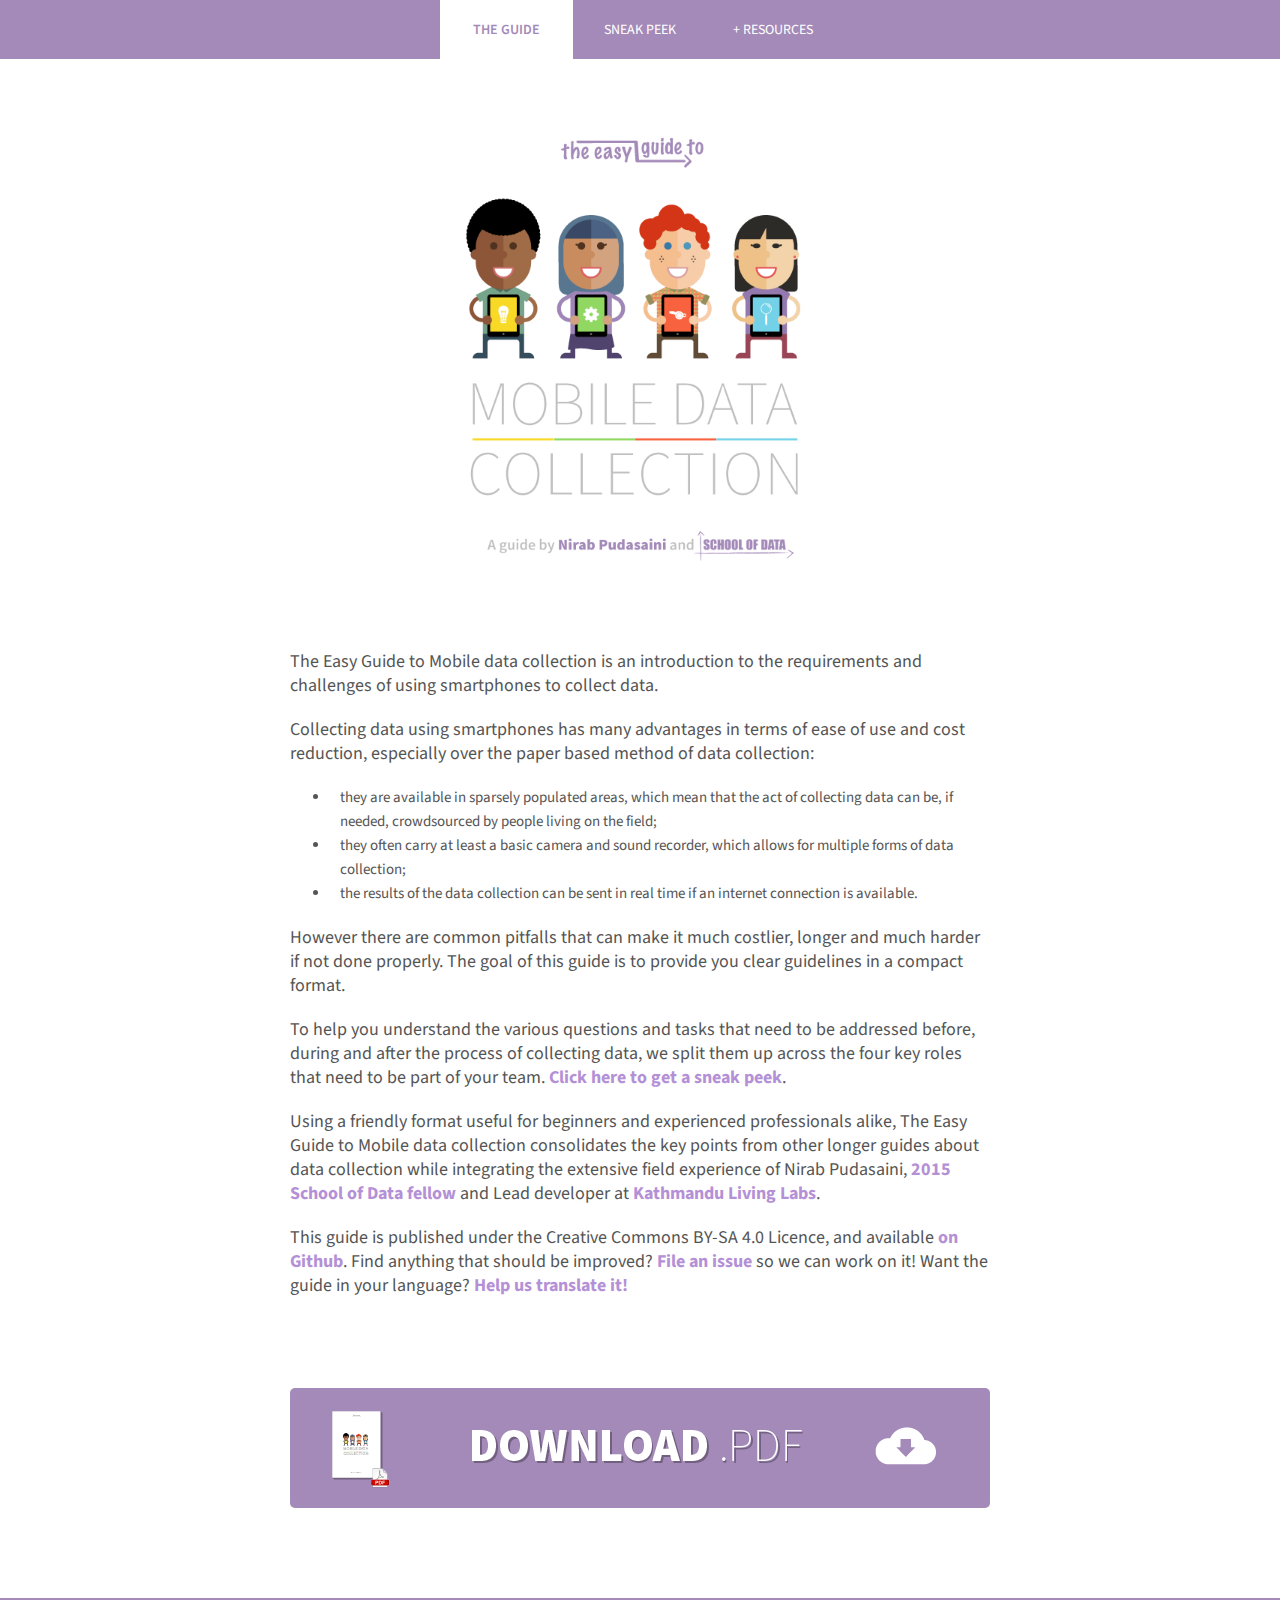
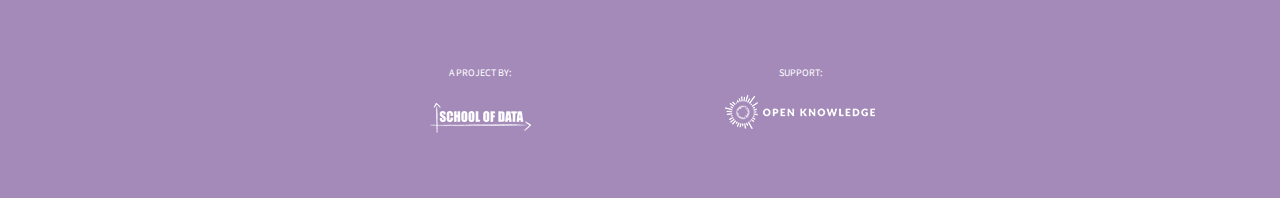
<file: web/index.html>
<!DOCTYPE html>
<html lang="en">

<head>

  <meta charset="UTF-8">
	<meta http-equiv="Content-Type" content="text/html; charset=utf-8" />

	<title>MOBILE DATA COLLECTION</title>

	<meta name="title" content="MOBILE DATA COLLECTION" />
	<meta name="robots" content="index, follow">
	<meta name="description" content="The Easy Guide to Mobile data collection is an introduction to the requirements and challenges of using smartphones to collect data." />
	<meta name="Author" lang="pt" content="School Of Data + Nirab Pudasaini" />
	<meta name="Date-Creation-yyyymmdd" content="2015-12-23" lang="en" />
	<meta name="Keywords" lang="en" content="data, data collection, mobile data collection, school of data, guide, explainer, learning, kathmandu living labs, fellowship" />
	<meta name="revisit-after" content="7 Days" />
	<meta name="copyright" content="School Of Data" />
	<meta name="viewport" content="width=device-width, initial-scale=1, minimum-scale=1, maximum-scale=1, user-scalable=no">

	<meta property="og:title" content="MOBILE DATA COLLECTION">
	<meta property="og:image" content="img/staff.png">
	<meta property="og:description" content="The Easy Guide to Mobile data collection is an introduction to the requirements and challenges of using smartphones to collect data.">
	<meta property="og:url" content="#######################" />
	<meta property="og:image:type" content="image/jpg">
	<meta property="og:image:width" content="644">
	<meta property="og:image:height" content="600">

	<link rel="shortcut icon" href="img/favicon.png" type="ico" />
	<link rel="image_src" href="img/staff.png" />

	<script type="text/javascript" src="js/jquery-2.0.2.min.js"></script>
	<script type="text/javascript" src="js/jquery-ui.js"></script>
	<script type="text/javascript" src="js/jquery.easing.1.3.js"></script>
	<script type="text/javascript" src="js/jquery.scrollTo-min.js"></script>

    <script>var page='guide'</script>
	<script type="text/javascript" src="js/guide.js"></script>

	<link rel="stylesheet" type="text/css" href="css/reset.css">
	<link rel="stylesheet" type="text/css" href="css/guide.css">

</head>

<body>

    <div id="nav">
        <ul id="menu">
            <li class="menu_bt selected" id="menu1">THE GUIDE</li>
            <li class="menu_bt" id="menu2">SNEAK PEEK</li>
            <li class="menu_bt" id="menu3">+ RESOURCES</li>
        </ul>
    </div>

    <header id="header"></header>

    <div id="about">
        <div id="about_tx" >

            <p>The Easy Guide to Mobile data collection is an introduction to the requirements and challenges of using smartphones to collect data.</p>
            <p>Collecting data using smartphones has many advantages in terms of ease of use and cost reduction, especially over the paper based method of data collection:</p>
            <ul class="tx_list">
                <li>they are available in sparsely populated areas, which mean that the act of collecting data can be, if needed, crowdsourced by people living on the field;</li>
                <li>they often carry at least a basic camera and sound recorder, which allows for multiple forms of data collection;</li>
                <li>the results of the data collection can be sent in real time if an internet connection is available.</li>
            </ul>
            <p>However there are common pitfalls that can make it much costlier, longer and much harder if not done properly. The goal of this guide is to provide you clear guidelines in a compact format.</p>
            <p>To help you understand the various questions and tasks that need to be addressed before, during and after the process of collecting data, we split them up across the four key roles that need to be part of your team. <a href="sneakpeek.html" target="_self">Click here to get a sneak peek</a>.</p>
            <p>Using a friendly format useful for beginners and experienced professionals alike, The Easy Guide to Mobile data collection consolidates the key points from other longer guides about data collection while integrating the extensive field experience of Nirab Pudasaini, <a href="http://schoolofdata.org/fellowship-programme/class-of-2015/" target="_blank">2015 School of Data fellow</a> and Lead developer at <a href="http://www.kathmandulivinglabs.org/">Kathmandu Living Labs</a>.</p>
            <p>This guide is published under the Creative Commons BY-SA 4.0 Licence, and available <a href="https://github.com/school-of-data/mobile-data-collection/" target="_blank">on Github</a>. Find anything that should be improved? <a href="https://github.com/school-of-data/mobile-data-collection/issues" target="_blank">File an issue</a> so we can work on it! Want the guide in your language? <a href="https://www.transifex.com/school-of-data/easy-guide-to-mobile-data-collection/" target="_blank">Help us translate it!</a></p>

        </div>
    </div>

    <div id="download" >
        <div id="download_bt"></div>
    </div>

    <footer>
          <div id="project">
            A PROJECT BY:
            <div><a id="sd_logo_footer" href="http://schoolofdata.org/" title="An School of Data Project" target="_blank">
                <img src="img/sd_logo.png" alt="School of Data logo"></a></div>
          </div>

          <div id="support">
            SUPPORT:
            <div>
              <a id="okn_logo" href="http://okfn.org/" title="Open Knowledge" target="_blank">
                <img  src="img/okfn_logo.png" alt="Open Da logo"></a>
            </div>
          </div>

    </footer>

</body>

</html>
</file>
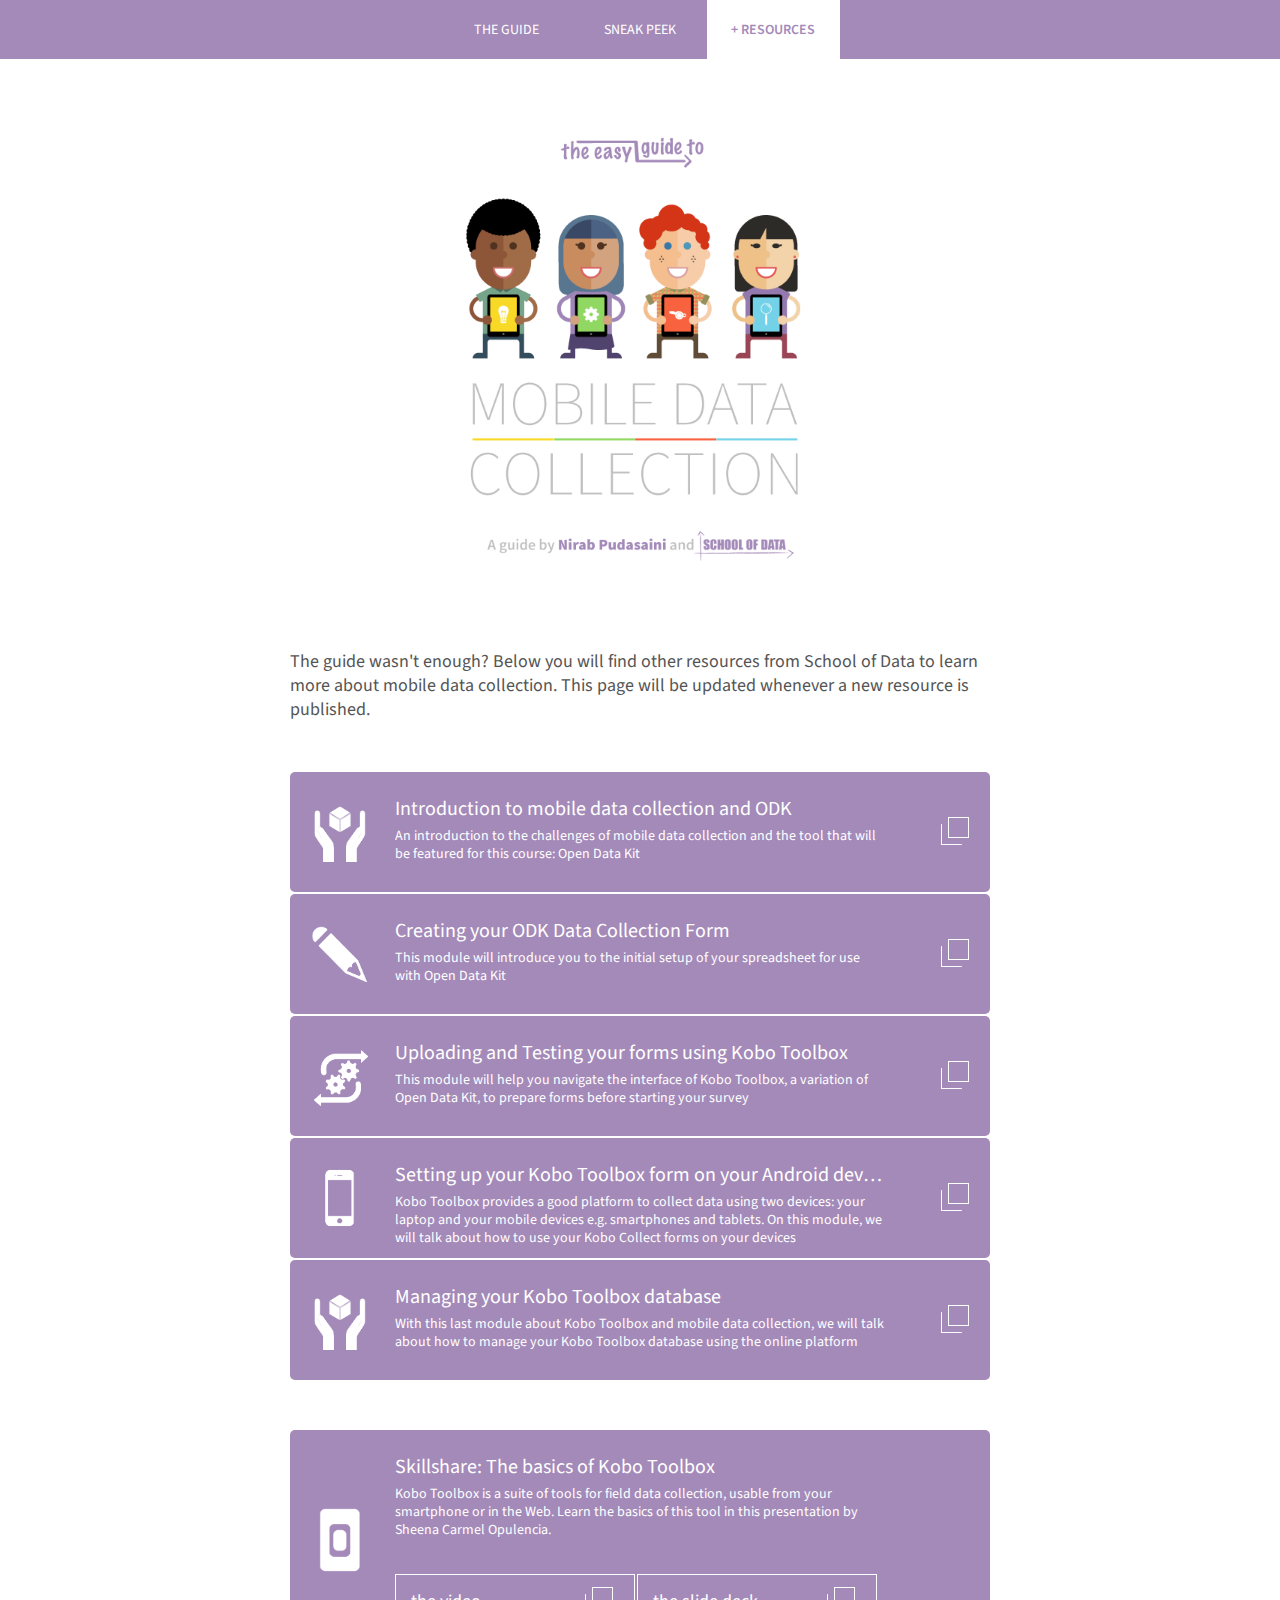
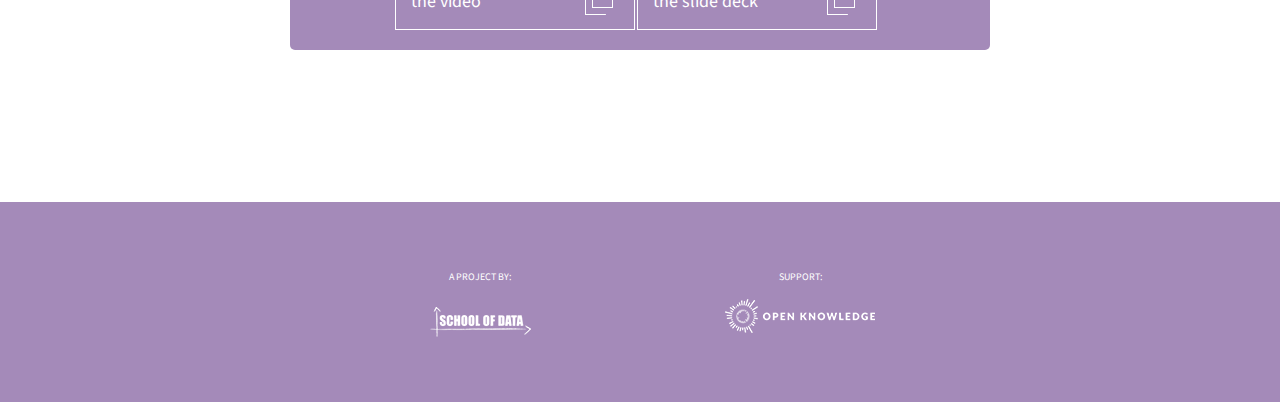
<file: web/resources.html>
<!DOCTYPE html>
<html lang="en">

<head>

    <meta charset="UTF-8">
	<meta http-equiv="Content-Type" content="text/html; charset=utf-8" />

	<title>MOBILE DATA COLLECTION</title>

	<meta name="title" content="MOBILE DATA COLLECTION" />
	<meta name="robots" content="index, follow">
	<meta name="description" content="The Easy Guide to Mobile data collection is an introduction to the requirements and challenges of using smartphones to collect data." />
	<meta name="Author" lang="pt" content="School Of Data + Nirab Pudasaini" />
	<meta name="Date-Creation-yyyymmdd" content="2015-12-23" lang="en" />
	<meta name="Keywords" lang="en" content="data, data collection, mobile data collection, school of data, guide, explainer, learning, kathmandu living labs, fellowship" />
	<meta name="revisit-after" content="7 Days" />
	<meta name="copyright" content="School Of Data" />
	<meta name="viewport" content="width=device-width, initial-scale=1, minimum-scale=1, maximum-scale=1, user-scalable=no">

	<meta property="og:title" content="MOBILE DATA COLLECTION">
	<meta property="og:image" content="img/staff.png">
	<meta property="og:description" content="The Easy Guide to Mobile data collection is an introduction to the requirements and challenges of using smartphones to collect data.">
	<meta property="og:url" content="#######################" />
	<meta property="og:image:type" content="image/jpg">
	<meta property="og:image:width" content="644">
	<meta property="og:image:height" content="600">

	<link rel="shortcut icon" href="img/favicon.png" type="ico" />
	<link rel="image_src" href="img/staff.png" />

	<script type="text/javascript" src="js/jquery-2.0.2.min.js"></script>
	<script type="text/javascript" src="js/jquery-ui.js"></script>
	<script type="text/javascript" src="js/jquery.easing.1.3.js"></script>
	<script type="text/javascript" src="js/jquery.scrollTo-min.js"></script>

    <script>var page='resourses'</script>
	<script type="text/javascript" src="js/guide.js"></script>

	<link rel="stylesheet" type="text/css" href="css/reset.css">
	<link rel="stylesheet" type="text/css" href="css/guide.css">

</head>

<body>

    <div id="nav">
        <ul id="menu">
            <li class="menu_bt " id="menu1">THE GUIDE</li>
            <li class="menu_bt" id="menu2">SNEAK PEEK</li>
            <li class="menu_bt selected" id="menu3">+ RESOURCES</li>
        </ul>
    </div>

    <header id="header">
    </header>

    <div id="about">
        <div id="about_tx" >
            The guide wasn't enough? Below you will find other resources from School of Data to learn more about mobile data collection. This page will be updated whenever a new resource is published.
        </div>
    </div>

    <div id="courses_container" >
        <ul id="courses_list" ></ul>
    </div>

    <footer>
          <div id="project">
            A PROJECT BY:
            <div><a id="sd_logo_footer" href="http://schoolofdata.org/" title="An School of Data Project" target="_blank">
                <img src="img/sd_logo.png" alt="School of Data logo"></a></div>
          </div>

          <div id="support">
            SUPPORT:
            <div>
              <a id="okn_logo" href="http://okfn.org/" title="Open Knowledge" target="_blank">
                <img  src="img/okfn_logo.png" alt="Open Da logo"></a>
            </div>
          </div>

    </footer>

</body>

</html>
</file>
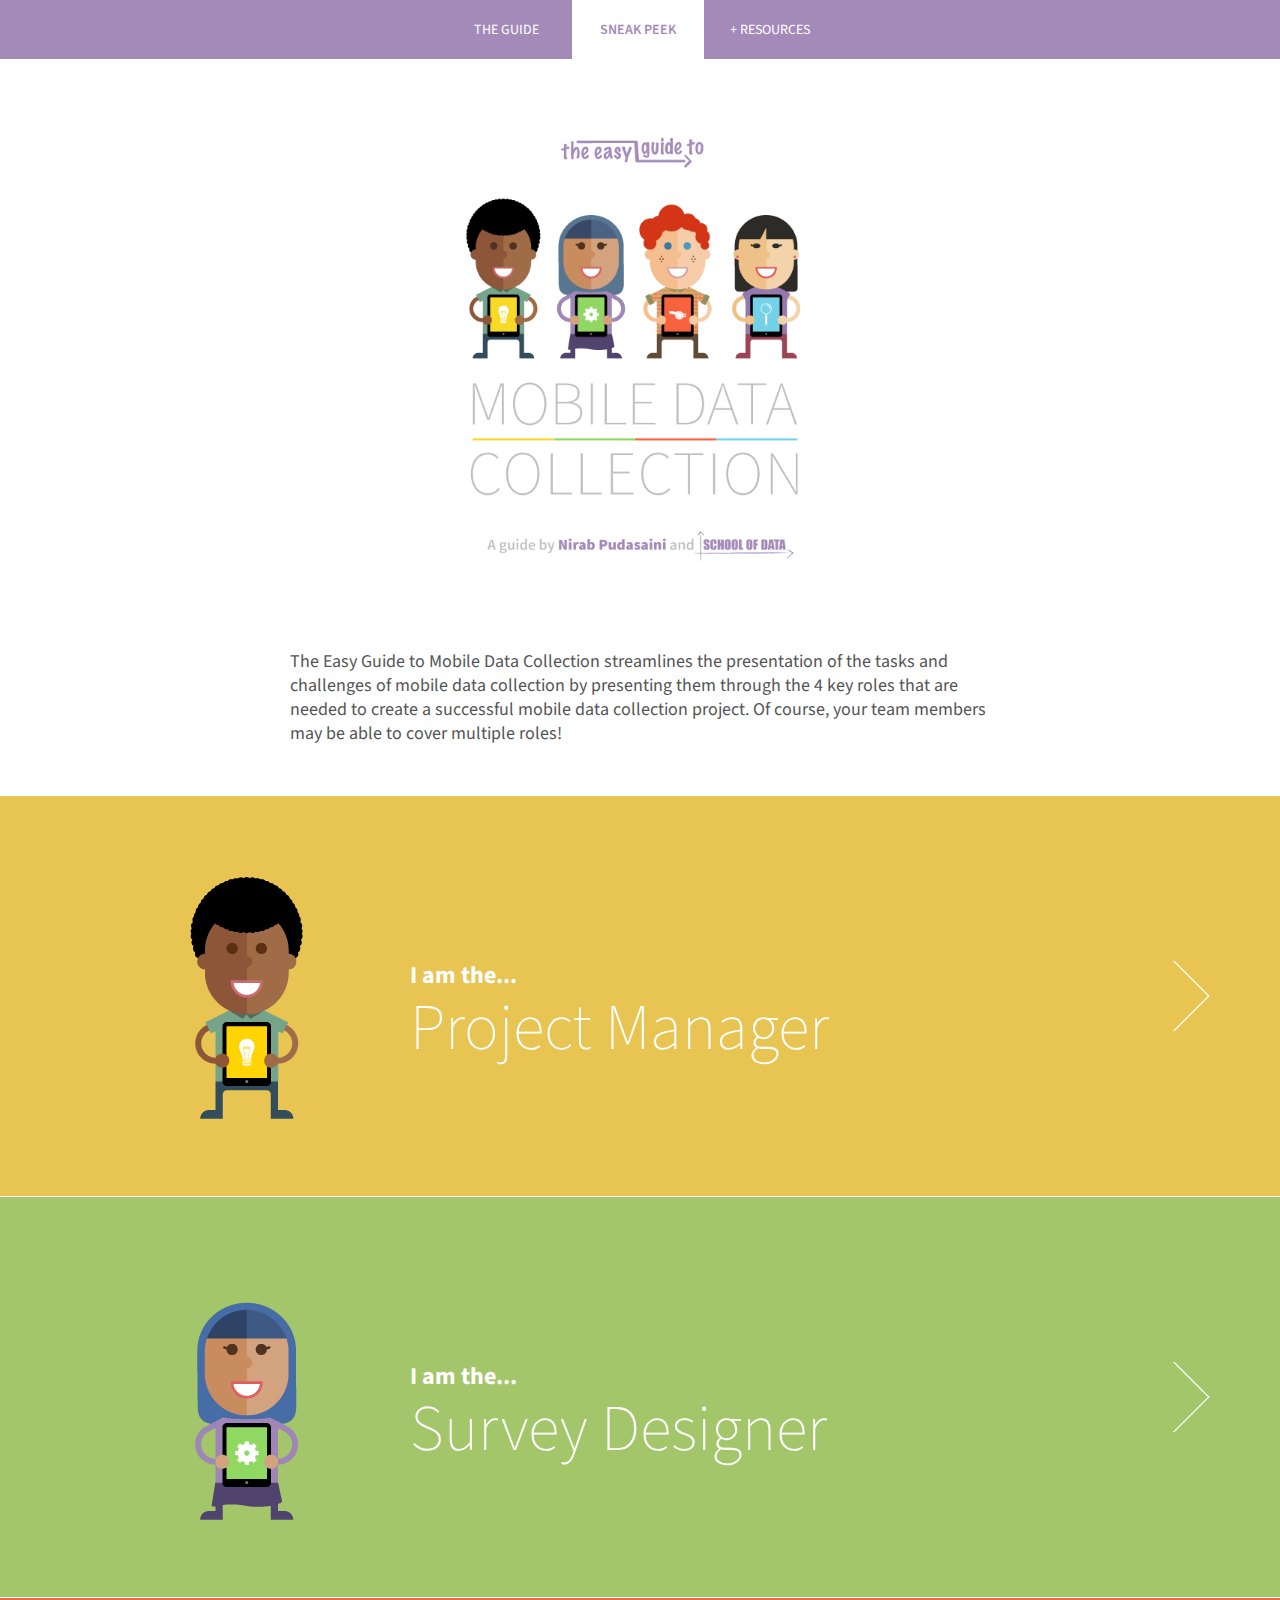
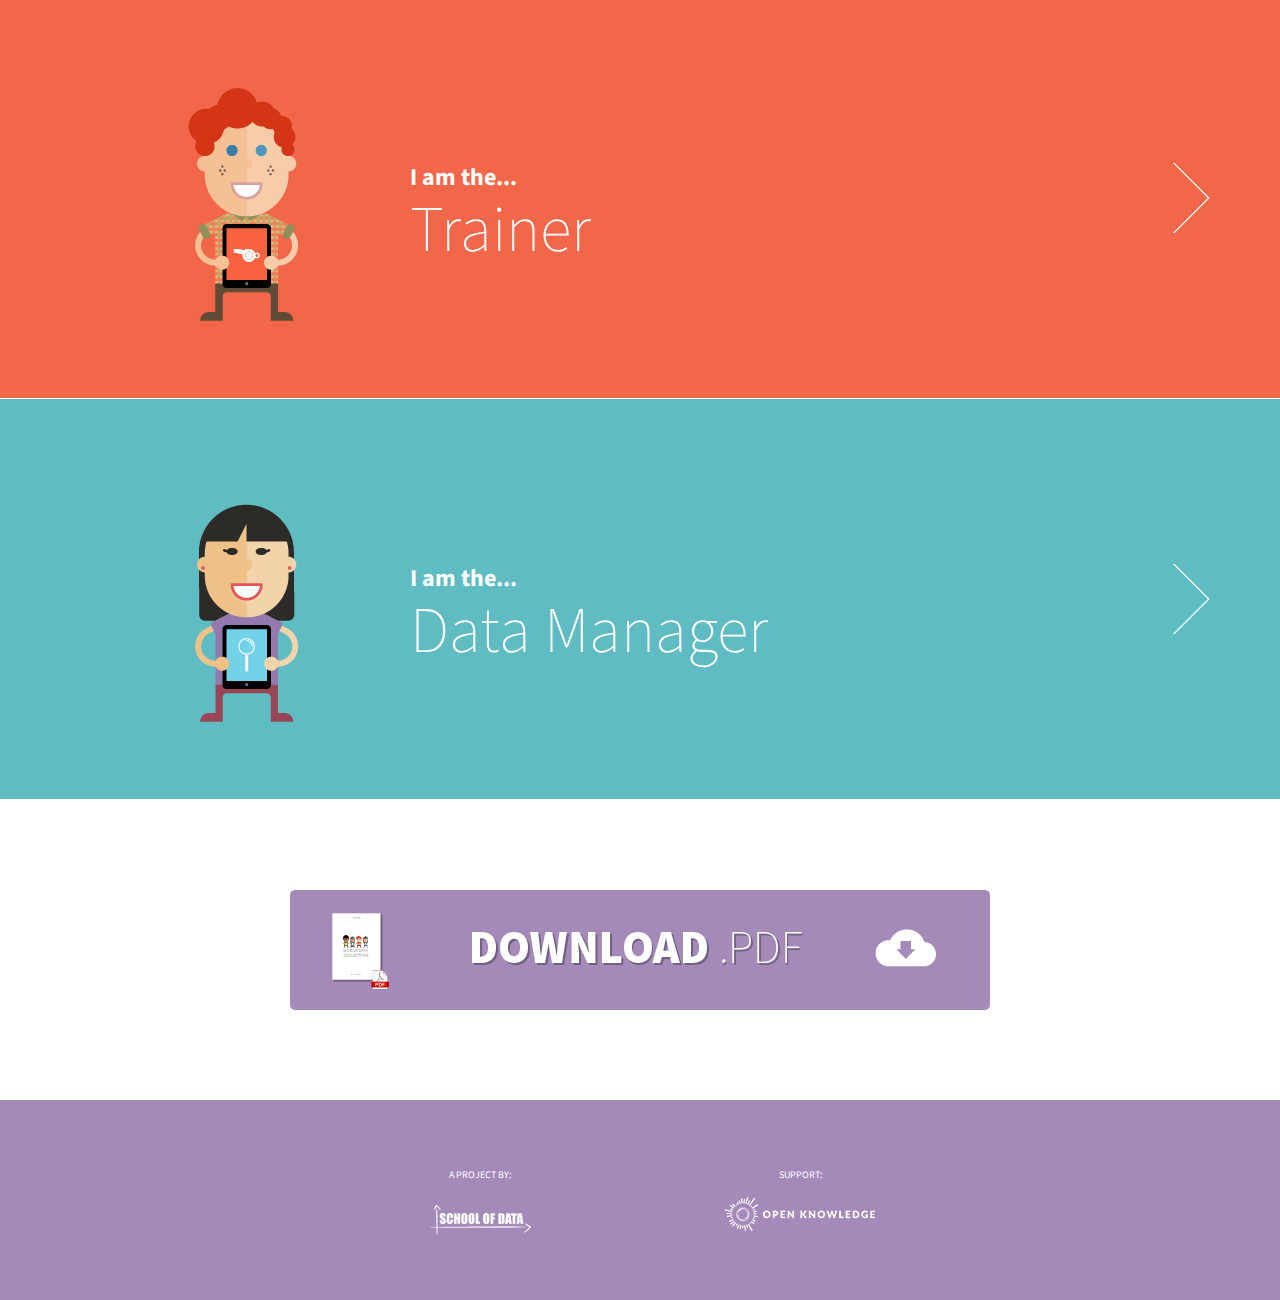
<file: web/sneakpeek.html>
<!DOCTYPE html>
<html lang="en">

<head>

    <meta charset="UTF-8">
	<meta http-equiv="Content-Type" content="text/html; charset=utf-8" />

	<title>MOBILE DATA COLLECTION</title>

	<meta name="title" content="MOBILE DATA COLLECTION" />
	<meta name="robots" content="index, follow">
	<meta name="description" content="The Easy Guide to Mobile data collection is an introduction to the requirements and challenges of using smartphones to collect data." />
	<meta name="Author" lang="pt" content="School Of Data + Nirab Pudasaini" />
	<meta name="Date-Creation-yyyymmdd" content="2015-12-23" lang="en" />
	<meta name="Keywords" lang="en" content="data, data collection, mobile data collection, school of data, guide, explainer, learning, kathmandu living labs, fellowship" />
	<meta name="revisit-after" content="7 Days" />
	<meta name="copyright" content="School Of Data" />
	<meta name="viewport" content="width=device-width, initial-scale=1, minimum-scale=1, maximum-scale=1, user-scalable=no">

	<meta property="og:title" content="MOBILE DATA COLLECTION">
	<meta property="og:image" content="img/staff.png">
	<meta property="og:description" content="The Easy Guide to Mobile data collection is an introduction to the requirements and challenges of using smartphones to collect data.">
	<meta property="og:url" content="#######################" />
	<meta property="og:image:type" content="image/jpg">
	<meta property="og:image:width" content="644">
	<meta property="og:image:height" content="600">

	<link rel="shortcut icon" href="img/favicon.png" type="ico" />
	<link rel="image_src" href="img/staff.png" />

	<script type="text/javascript" src="js/jquery-2.0.2.min.js"></script>
	<script type="text/javascript" src="js/jquery-ui.js"></script>
	<script type="text/javascript" src="js/jquery.easing.1.3.js"></script>
	<script type="text/javascript" src="js/jquery.scrollTo-min.js"></script>

    <script>var page='sneakpeek'</script>
	<script type="text/javascript" src="js/guide.js"></script>

	<link rel="stylesheet" type="text/css" href="css/reset.css">
	<link rel="stylesheet" type="text/css" href="css/guide.css">

</head>

<body>
    <div id="nav">
        <ul id="menu">
            <li class="menu_bt " id="menu1">THE GUIDE</li>
            <li class="menu_bt selected" id="menu2">SNEAK PEEK</li>
            <li class="menu_bt" id="menu3">+ RESOURCES</li>
        </ul>
    </div>

    <header id="header">
    </header>

    <div id="about" class="pb50">
        <div id="about_tx" >
            The Easy Guide to Mobile Data Collection streamlines the presentation of the tasks and challenges of mobile data collection by presenting them through the 4 key roles that are needed to create a successful mobile data collection project. Of course, your team members may be able to cover multiple roles!
        </div>
    </div>

    <div id="role1" class="cell"></div>
    <div id="role2" class="cell"></div>
    <div id="role3" class="cell"></div>
    <div id="role4" class="cell"></div>

    <div id="download" >
        <div id="download_bt"></div>
    </div>

    <footer>
          <div id="project">
            A PROJECT BY:
            <div><a id="sd_logo_footer" href="http://schoolofdata.org/" title="An School of Data Project" target="_blank">
                <img src="img/sd_logo.png" alt="School of Data logo"></a></div>
          </div>

          <div id="support">
            SUPPORT:
            <div>
              <a id="okn_logo" href="http://okfn.org/" title="Open Knowledge" target="_blank">
                <img  src="img/okfn_logo.png" alt="Open Da logo"></a>
            </div>
          </div>

    </footer>

</body>

</html>
</file>
<file: web/css/guide.css>
@charset "UTF-8";
/* CSS Document */

@import url(http://fonts.googleapis.com/css?family=Source+Sans+Pro:400,200,300,600,700,900);

body,
html{
    color:#fff;
    background: #fff;
	font-size:12px;
	font-weight:400;
	font-family: 'Source Sans Pro', sans-serif;
	/*-webkit-user-select: none;
	-khtml-user-select: none;
	-moz-user-select: none;
	-ms-user-select: none;
	user-select: none;*/
    width: 100%;
    height: 100%;
}

::-webkit-scrollbar {
    height: 18px;
    width: 18px;
}
/* Track */
::-webkit-scrollbar-track {
	background-color:#fff;
}
/* Handle */
::-webkit-scrollbar-thumb {
    -webkit-border-radius: 10px;
    border-radius: 10px;
	border:#fff 5px solid;
    background-color:#ccc;
}::-webkit-scrollbar-thumb:hover{
    background-color:#333;
}


.bold{ font-weight:900}
.light{ font-weight:100}

*,
*:before,
*:after {
	-moz-box-sizing: border-box;
	-webkit-box-sizing: border-box;
	box-sizing: border-box;
}

a:link{ color: #b490d6; text-decoration: none; font-weight: 700 }
a:hover{ color: #b490d6; text-decoration: underline; font-weight: 700 }
a:active{  color: #b490d6; text-decoration: underline; font-weight: 700 }
a:visited{ color: #b490d6; text-decoration: none; font-weight: 700 }

header{
    width: 100%;
    height: 500px;
    background-image: url('../img/staff.png');
    background-position: center;
    background-repeat: no-repeat;
    position: relative;
    background-size: auto 90%;
    margin:100px 0 50px 0;
}

.mobile.port
 header{
    background-size: contain;
    height: 50%;
    margin-top:20px;
    margin-bottom: 0
}

.mobile.land
 header{
    background-size: 50%;
    height: 100%;
    margin-top:0;
    margin-bottom: 0
}


p { margin-bottom: 20px; }
p:last-child { margin-bottom: 0; }

.tx_list{
    margin-bottom: 20px;
}

.tx_list li{
    list-style: disc;
    padding-left: 10px;
    margin-left: 40px;
    font-size: 15px;
}

.mobile
.tx_list li{
    list-style: disc;
    padding-left: 5px;
    margin-left: 20px;
    font-size: 13px;
}

/* ////////////////////////// MENU ////////////////////////// */

.bt{ cursor: pointer; }

#nav{
    position: fixed;
    left: 0;
    top: 0;
    height: 60px;
    width: 100%;
    z-index: 2;
    background-color: #a48ab9;
    border-bottom: 1px #fff solid;
}

.mobile
#nav{
    top: inherit;
    bottom:0;
    height: 50px;
    border-top: 1px #fff solid;
    border-bottom: 0;
}

#menu{
    display: table;
    width: 100%;
    max-width: 400px;
    height: 100%;
    margin: auto;
    text-align: center;
}

.menu_bt.selected{
    background-color: #fff;
    color: #a48ab9;
    font-weight: 600;
}

.menu_bt{
    height: 100%;
    cursor: pointer;
    list-style: none;
    display: table-cell;
    vertical-align: middle;
    color: #fff;
    width: 33%;
    font-size: 14px;
}

.mobile
.menu_bt{
    font-size: 12px;
}

.menu_bt:hover{
    background-color: #d2bee5
}
.menu_bt.selected:hover{
    background-color: #fff;
    color: #a48ab9
}

#about{
    width: 100%;
    max-width: 700px;
    display: table;
    margin:  0 auto;
}


.mobile
#about{
    margin: 0 auto;
}

#about_tx{
    font-size: 18px;
    font-weight: 400;
    color: #555;
    line-height: 24px;
    vertical-align: middle;
    display: table-cell;
}

.mobile
 #about_tx{
    font-size: 14px;
    line-height: 18px;
    text-align: left;
}
.mobile.land
 #about_tx{
    padding: 50px;
}

.mobile.port
 #about_tx{
    padding: 30px;
}

.pb50{
    padding-bottom: 50px;
}

#download{
    color: #555;
    font-size: 18px;
    font-weight: 400;
    text-align: center;
    width: 100%;
    max-width: 700px;
    height: 300px;
    margin: auto;
    line-height: 24px;
    position: relative;
}

#download_bt{
    width: 100%;
    height:120px;
    background-image: url('../img/download_bt.png');
    background-position: center;
    background-repeat: no-repeat;
    background-size: contain;
    background-color: #a48ab9;
    border-radius: 5px;
    position: absolute;
    left: 0;
    right: 0;
    top: 0;
    bottom:0;
    margin: auto;
    cursor: pointer;
}

.mobile
#download_bt{
    width: 80%;
    background-size: contain;
}

.mobile.port
#download_bt{
    height: 75%;
    background-image: url('../img/download_bt2.png');
}

#download_bt:hover{
    background-color: #b190cb;
}

#courses_container{
    color: #555;
    font-size: 18px;
    font-weight: 400;
    text-align: center;
    width: 100%;
    margin: auto;
    line-height: 24px;
}

.mobile
#courses_container{
    padding:0 10%;
}

#courses_title{
    width: 100%;
    padding: 50px 0;
    font-weight: 700;
    color: #72aed3;
    font-size: 24px;
}

.mobile
#courses_title{
    font-size: 18px;
}

#courses_title img{
    width: 60px;
    height: 60px;
}

.mobile
#courses_title img{
    display: block;
    margin: 20px auto;
}

.module2_bts{
  position: absolute;
  left: 105px;
  bottom:20px;
  width: 70%;
}

.mobile.land
.module2_bts{
  left: 20%;
}

.mobile.port
.module2_bts{
  left: 15%;
  width: 70%;
  bottom: 120px;
}

.module2_bt{
  display: inline-block;
  width: 49%;
  padding: 15px;
  border: #fff 1px solid;
  margin-right: 2px;
  background-image: url("../img/popup.png");
  background-position: right;
  background-repeat: no-repeat;
  cursor: pointer;
}

.mobile.land
.module2_bt{
  background-size: 50px;
  font-size: 14px;
  padding: 10px;
}

.mobile.port
.module2_bt{
  background-size: 50px;
  font-size: 14px;
  padding: 10px;
  width: 100%;
  margin-bottom: 5px;
}

.module2_bt:hover{
  background-color: #b190cb;
}

#courses_title span{
    position: relative;
    bottom:20px;
}

#courses_list{
    width: 100%;
    max-width: 700px;
    margin: 50px auto;
    padding-bottom: 100px;
}

.course{
    width:100%;
    height: 120px;
    margin-bottom: 2px;
    background-color: #a48ab9;
    color: #fff;
    position: relative;
    text-align: left;
    border-radius: 5px;
}

.course.module1{
  background-image: url("../img/popup.png");
  background-position: right;
  background-repeat: no-repeat;
  cursor: pointer;
}

.course.module1:hover{
    background-color: #b190cb;
}

.course.module2{
  height: 220px;
  background-repeat: no-repeat;
  margin-top: 50px;
}

.mobile.port
.course.module1{
    height: 400px;
    background-position: top 0 right 0;
    padding-top: 50px;
    background-size: 50px;
}

.mobile.port
.course.module2{
    height: 470px;
    background-position: top 0 right 0;
    padding-top: 50px;
    background-size: 50px;
}

.mobile.land
.course.module1{
    background-size: 50px;
    height:150px
}

.mobile.land
.course.module2{
    background-size: 50px;
    height:210px
}

.course img{
    width: 70px;
    height: 70px;
    position: absolute;
    left: 15px;
    top: 0;
    bottom:0;
    margin: auto 0;
}

.mobile.land
.course img{
    width: 50px;
    height: 50px;
}

.mobile.port
.course img{
    left: 0;
    right: 0;
    bottom:30px;
    top: inherit;
    margin: 0 auto;
}


.course_title{
    font-size: 20px;
    position: absolute;
    top:25px;
    left: 15%;
    width: 70%;
    overflow: hidden;
    text-overflow: ellipsis;
    white-space: nowrap;
}

.mobile.land
.course_title{
    background-size: 50px;
    left: 20%;
    font-size: 16px;
    width: 65%;
}

.mobile.port
.course_title{
    overflow:inherit;
    text-overflow:inherit;
    white-space: normal;
    position: relative;
    height: auto;
    top: 0;
}

.course_desc{
    font-size: 14px;
    position: absolute;
    top:55px;
    left: 15%;
    width: 70%;
    overflow: hidden;
    line-height: 18px;

}

.mobile.land
.course_desc{
    background-size: 50px;
    left: 20%;
    font-size: 12px;
    width: 65%;
}

.mobile.port
.course_desc{
    position: relative;
    top: 0;
    overflow:inherit;
    margin-top: 10px;
}

/* ////////////////////////// roles ////////////////////////// */



.cell{
    width: 100%;
    height: 400px;
    overflow: hidden;
    position: relative;
    cursor: pointer;
    margin-bottom: 1px;
}

.mobile
.cell{
    width: 100%;
    height: 75%;
}

.role_container{
    width: 200%;
    height: 100%;
    position: absolute;
    left: 0;
    top: 0;
}

.role_left{
    width: 50%;
    height: 100%;
    background-position:  10%  50%;
    background-repeat: no-repeat;
    position: absolute;
    left: 0;
}

.mobile.land
.role_left{
    background-size: 30%;
    background-position: left;
}

.mobile.port
.role_left{
    background-size: 50%;
    background-position: center;
}

.role_right{
    width: 50%;
    height: 100%;
    background-position: right 10% top 50%;
    background-repeat: no-repeat;
    position: absolute;
    right: 0;
}

.mobile.port
.role_right{
    background-position: bottom;
    background-size: 60%;
}

.mobile.land
.role_right{
    background-position: right ;
    background-size: 40%;
}

.iam{
    font-size: 24px;
    font-weight: 700;
    position: absolute;
    bottom:52%;
    width: 100%;
    padding-left: 32%
}

.mobile.land
.iam{
    font-size: 18px;
    padding-left: 35%;
}


.mobile.port
.iam{
    bottom:inherit;
    width: 100%;
    text-align: center;
    padding-left: 0;
    top: 50px;
}

.title{
    font-size: 65px;
    font-weight: 200;
    position: absolute;
    top:50%;
    width: 100%;
    padding-left: 32%
}

.mobile.land
.title{
    font-size: 35px;
    padding-left: 35%;
}

.mobile.port
.title{
    font-size: 36px;
    top: inherit;
    bottom:50px;
    padding-left: 0;
    text-align: center

}

.quote{
    width: 40%;
    height: 80%;
    position: absolute;
    left: 15%;
    top:10%;
    display: table;
}

.mobile.port
.quote{
    width: 90%;
    height: 50%;
    top: 0;
    left: 5%;
}

.mobile.land
.quote{
    width: 45%;
    height: 100%;
    top: 0;
    left: 60px
}

.quote_tx{
    font-size: 22px;
    font-weight: 300;
    line-height: 28px;
    display: table-cell;
    vertical-align: middle;
}

.mobile
.quote_tx{
    font-size: 14px;
    line-height: 18px;
}

.go{
    position: absolute;
    right: 70px;
    top: 0;
    bottom:0;
    margin: auto;
}

.mobile
.go{
    width: 50px;
    right: 40px;
}

.back{
    position: absolute;
    left: 70px;
    top: 0;
    bottom:0;
    margin: auto;
}


.mobile
.back{
    display: none;
}

/* FOOTER */


footer{
    width: 100%;
    height: 200px;
    color: #fff;
    padding-top: 20px;
    padding-bottom: 20px;
    position: relative;
    background-color: #a48ab9;
}

.mobile.land
footer{
    height: 100%;
}

.mobile.port
footer{
    height: 60%;
}

footer p{
    margin-bottom: 10px;
}

footer img{
    margin-top: 10px;
}

#support{
    position: absolute;
    top: 70px;
    width: 25%;
    right: 25%;
    font-size: 10px;
    text-align: center;
}

.mobile #support{
    position: relative;
    width: 100%;
    text-align: center;
    left: 0;
    top: 0;
    margin-top: 30px;
}

#project{
    position: absolute;
    top: 70px;
    width: 25%;
    left: 25%;
    font-size: 10px;
    text-align: center;
}

.mobile #project{
    width: 100%;
    position: relative;
    left: 0;
    top: 0;
    margin-top: 30px;
}

#footer_links{
    width: 100%;
    position: absolute;
    bottom:40px;
    left: 0;
    text-align: center;
}

footer a:link{ color: #fff; text-decoration: underline }
footer a:hover{ color: #fff; text-decoration: underline; color: #000;}
footer a:active{ color: #fff; text-decoration: none }
footer a:visited{ color: #fff; text-decoration: none }



/**/
</file>
